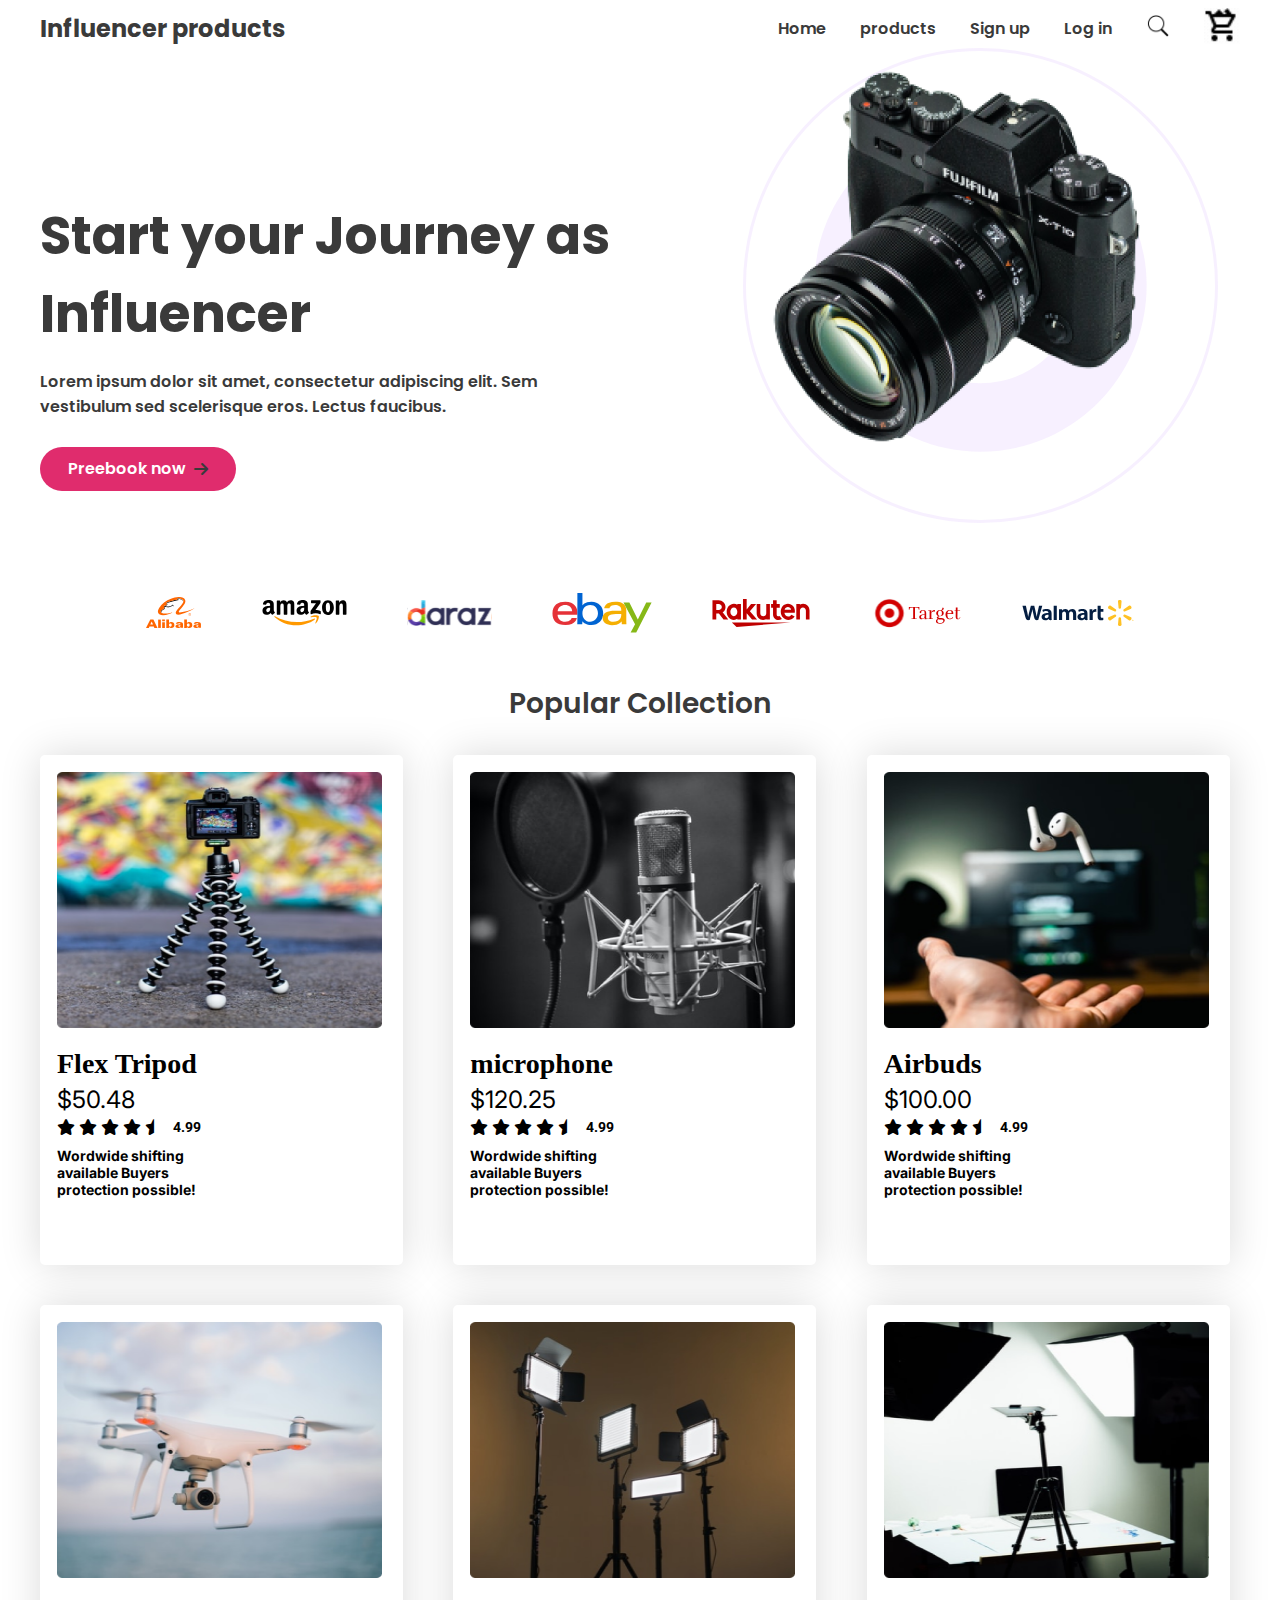
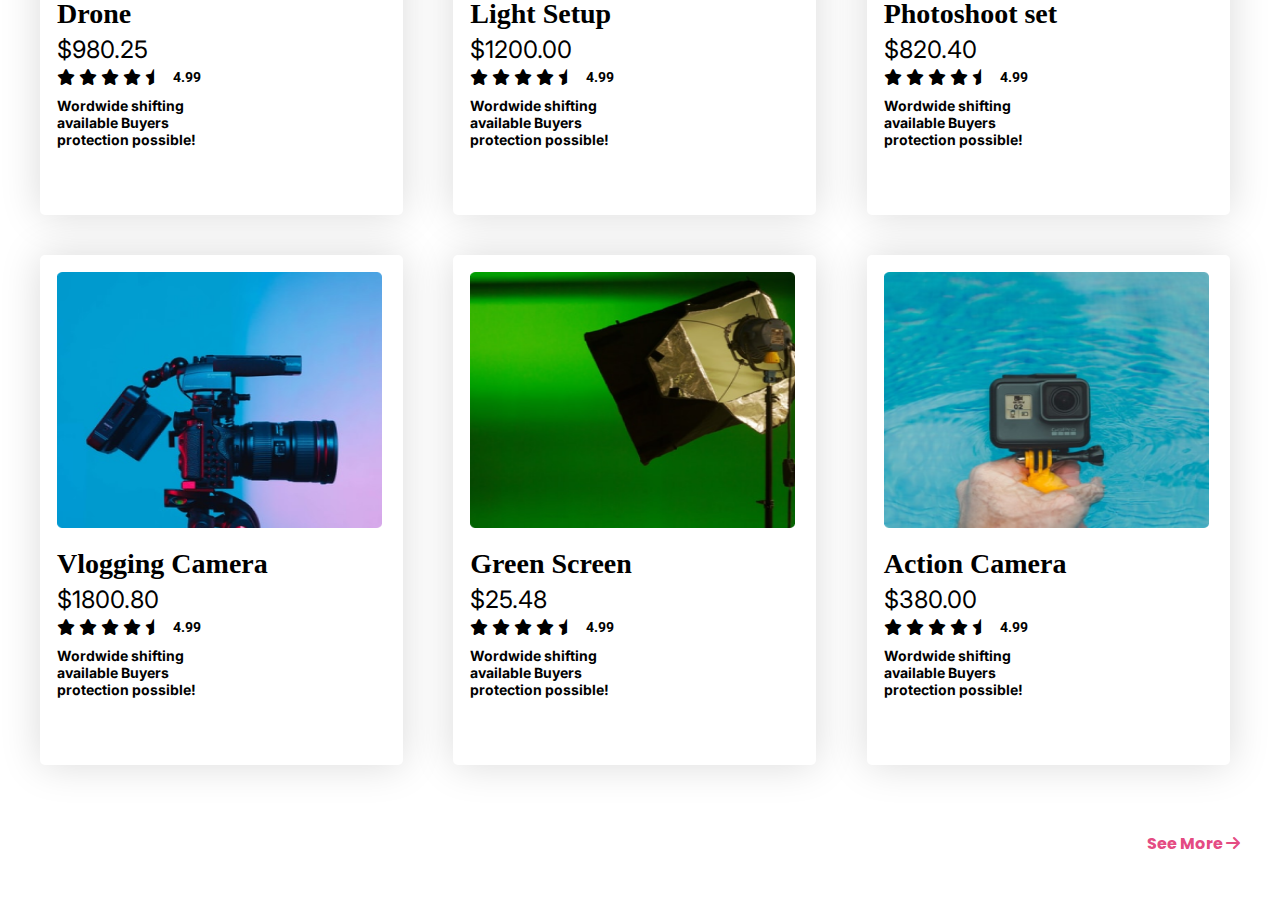
<file: index.html>
<!DOCTYPE html>
<html lang="en">

<head>
    <meta charset="UTF-8">
    <meta name="viewport" content="width=device-width, initial-scale=1.0">
    <title>Document</title>
    <link rel="stylesheet" href="https://cdnjs.cloudflare.com/ajax/libs/font-awesome/6.7.2/css/all.min.css"
        integrity="sha512-Evv84Mr4kqVGRNSgIGL/F/aIDqQb7xQ2vcrdIwxfjThSH8CSR7PBEakCr51Ck+w+/U6swU2Im1vVX0SVk9ABhg=="
        crossorigin="anonymous" referrerpolicy="no-referrer" />
    <link rel="stylesheet" href="styles/index.css">

</head>

<body>
    <header>
        <nav>
            <div class="nav-content">

                <h6 class="content-lift poppins-bold">Influencer products</h6>

                <ul class="nav-right-content">
                    <li class="poppins-semibold">Home</li>
                    <li class="poppins-semibold">products</li>
                    <li class="poppins-semibold">Sign up</li>
                    <li class="poppins-semibold">Log in</li>
                    <li class="search-bar">
                        <img src="download.png" alt=""></ing>
                    </li>
                    <li class="shopping-cart"><img src="On3brTbr5kbp.gif" alt=""></li>



                </ul>


            </div>

            <div class="nav-content-for-small-devieces">
                <i class="fa-solid fa-bars"></i>
                <h6 class="content-lift-for-small-devices poppins-bold">Influencer products</h6>
                <img class="shopping-cart-for-small-device" src="On3brTbr5kbp.gif" alt="">

            </div>

        </nav>

        <sction class="banner">
            <div class="banner-content">
                <h3 class="poppins-bold">Start your Journey as<span class="influence-text-for-small-device">
                        Influencer</span></h3>
                <p class="banner-content-p poppins-semibold">
                    Lorem ipsum dolor sit amet, <span class="influence-text-for-small-device">
                        consectetur adipiscing elit. Sem </span> <br class="hede-br">vestibulum sed scelerisque eros.
                    Lectus
                    faucibus.
                </p>
                <div class="button-for-small-device">
                    <button class="banner-button poppins-semibold">
                        <p>Preebook now</p><i class="fa-solid fa-arrow-right"></i>
                    </button>
                </div>
            </div>
            <div class="banner-image">

                <img src="influencer-gear/images/main-camera.png">
            </div>

        </sction>

    </header>

    <main>
        <section class="company-logos">
            <div class="image-of-logos">
                <img src="influencer-gear/logos/Alibaba.svg" alt="">
                <img src="influencer-gear/logos/Amazon.svg" alt="">
                <img src="influencer-gear/logos/Daraz.pk Logo.svg" alt="">
                <img src="influencer-gear/logos/Ebay.svg" alt="">
                <img src="influencer-gear/logos/Rakuten.svg" alt="">
                <img src="influencer-gear/logos/Target.svg" alt="">
                <img src="influencer-gear/logos/Walmart.svg" alt="">

            </div>
        </section>

        <section class="company-logos-for-small-device">
            <div class="image-of-logos-in-first-row">
                <img src="influencer-gear/logos/Alibaba.svg" alt="">
                <img src="influencer-gear/logos/Amazon.svg" alt="">
                <img src="influencer-gear/logos/Daraz.pk Logo.svg" alt="">
                <img src="influencer-gear/logos/Ebay.svg" alt="">
            </div>
            <div class="image-of-logos-in-second-row">
                <img src="influencer-gear/logos/Rakuten.svg" alt="">
                <img src="influencer-gear/logos/Walmart.svg" alt="">

                <img src="influencer-gear/logos/Target.svg" alt="">
            </div>
        </section>

        <section class="card-container">
            <h3 class="card-top-text poppins-semibold">Popular Collection</h3>
            <div class="card-container-grid">
                <div class="card">
                    <img src="influencer-gear/images/tripod.png">
                    <h3 class="poppins-medium">Flex Tripod</h3>
                    <p class="inter-regular">$50.48</p>
                    <div class="card-icons">
                        <div>
                            <i class="fa-duotone fa-solid fa-star"></i>
                            <i class="fa-duotone fa-solid fa-star"></i>
                            <i class="fa-duotone fa-solid fa-star"></i>
                            <i class="fa-duotone fa-solid fa-star"></i>
                            <i class="fa-duotone fa-solid fa-star-half"></i>
                        </div>
                        <div>
                            <p class="roboto-bold">4.99</p>
                        </div>
                    </div>
                    <div class="card-icon-botton-text">
                        <p class="inter-bold">Wordwide shifting<br> available
                            Buyers<br> protection possible!</p>
                    </div>
                </div>
                <div class="card">
                    <img src="influencer-gear/images/mic.png">
                    <h3 class="poppins-medium">microphone</h3>
                    <p class="inter-regular">$120.25</p>
                    <div class="card-icons">
                        <div>
                            <i class="fa-duotone fa-solid fa-star"></i>
                            <i class="fa-duotone fa-solid fa-star"></i>
                            <i class="fa-duotone fa-solid fa-star"></i>
                            <i class="fa-duotone fa-solid fa-star"></i>
                            <i class="fa-duotone fa-solid fa-star-half"></i>
                        </div>
                        <div>
                            <p class="roboto-bold">4.99</p>
                        </div>
                    </div>
                    <div class="card-icon-botton-text">
                        <p class="inter-bold">Wordwide shifting<br> available
                            Buyers<br> protection possible!</p>
                    </div>
                </div>
                <div class="card">
                    <img src="influencer-gear/images/airpod.png">
                    <h3 class="poppins-medium">Airbuds</h3>
                    <p class="inter-regular">$100.00</p>
                    <div class="card-icons">
                        <div>
                            <i class="fa-duotone fa-solid fa-star"></i>
                            <i class="fa-duotone fa-solid fa-star"></i>
                            <i class="fa-duotone fa-solid fa-star"></i>
                            <i class="fa-duotone fa-solid fa-star"></i>
                            <i class="fa-duotone fa-solid fa-star-half"></i>
                        </div>
                        <div>
                            <p class="roboto-bold">4.99</p>
                        </div>
                    </div>
                    <div class="card-icon-botton-text">
                        <p class="inter-bold">Wordwide shifting<br> available
                            Buyers<br> protection possible!</p>
                    </div>
                </div>
                <div class="card">
                    <img src="influencer-gear/images/drone.png">
                    <h3 class="poppins-medium">Drone</h3>
                    <p class="inter-regular">$980.25</p>
                    <div class="card-icons">
                        <div>
                            <i class="fa-duotone fa-solid fa-star"></i>
                            <i class="fa-duotone fa-solid fa-star"></i>
                            <i class="fa-duotone fa-solid fa-star"></i>
                            <i class="fa-duotone fa-solid fa-star"></i>
                            <i class="fa-duotone fa-solid fa-star-half"></i>
                        </div>
                        <div>
                            <p class="roboto-bold">4.99</p>
                        </div>
                    </div>
                    <div class="card-icon-botton-text">
                        <p class="inter-bold">Wordwide shifting<br> available
                            Buyers<br> protection possible!</p>
                    </div>
                </div>
                <div class="card">
                    <img src="influencer-gear/images/lights.png">
                    <h3 class="poppins-medium">Light Setup</h3>
                    <p class="inter-regular">$1200.00</p>
                    <div class="card-icons">
                        <div>
                            <i class="fa-duotone fa-solid fa-star"></i>
                            <i class="fa-duotone fa-solid fa-star"></i>
                            <i class="fa-duotone fa-solid fa-star"></i>
                            <i class="fa-duotone fa-solid fa-star"></i>
                            <i class="fa-duotone fa-solid fa-star-half"></i>
                        </div>
                        <div>
                            <p class="roboto-bold">4.99</p>
                        </div>
                    </div>
                    <div class="card-icon-botton-text">
                        <p class="inter-bold">Wordwide shifting<br> available
                            Buyers<br> protection possible!</p>
                    </div>
                </div>
                <div class="card">
                    <img src="influencer-gear/images/setup.png">
                    <h3 class="poppins-medium">Photoshoot set</h3>
                    <p class="inter-regular">$820.40</p>
                    <div class="card-icons">
                        <div>
                            <i class="fa-duotone fa-solid fa-star"></i>
                            <i class="fa-duotone fa-solid fa-star"></i>
                            <i class="fa-duotone fa-solid fa-star"></i>
                            <i class="fa-duotone fa-solid fa-star"></i>
                            <i class="fa-duotone fa-solid fa-star-half"></i>
                        </div>
                        <div>
                            <p class="roboto-bold">4.99</p>
                        </div>
                    </div>
                    <div class="card-icon-botton-text">
                        <p class="inter-bold">Wordwide shifting<br> available
                            Buyers<br> protection possible!</p>
                    </div>
                </div>
                <div class="card">
                    <img src="influencer-gear/images/camera.png">
                    <h3 class="poppins-medium">Vlogging Camera</h3>
                    <p class="inter-regular">$1800.80</p>
                    <div class="card-icons">
                        <div>
                            <i class="fa-duotone fa-solid fa-star"></i>
                            <i class="fa-duotone fa-solid fa-star"></i>
                            <i class="fa-duotone fa-solid fa-star"></i>
                            <i class="fa-duotone fa-solid fa-star"></i>
                            <i class="fa-duotone fa-solid fa-star-half"></i>
                        </div>
                        <div>
                            <p class="roboto-bold">4.99</p>
                        </div>
                    </div>
                    <div class="card-icon-botton-text">
                        <p class="inter-bold">Wordwide shifting<br> available
                            Buyers<br> protection possible!</p>
                    </div>
                </div>
                <div class="card">
                    <img src="influencer-gear/images/single-light.png">
                    <h3 class="poppins-medium">Green Screen</h3>
                    <p class="inter-regular">$25.48</p>
                    <div class="card-icons">
                        <div>
                            <i class="fa-duotone fa-solid fa-star"></i>
                            <i class="fa-duotone fa-solid fa-star"></i>
                            <i class="fa-duotone fa-solid fa-star"></i>
                            <i class="fa-duotone fa-solid fa-star"></i>
                            <i class="fa-duotone fa-solid fa-star-half"></i>
                        </div>
                        <div>
                            <p class="roboto-bold">4.99</p>
                        </div>
                    </div>
                    <div class="card-icon-botton-text">
                        <p class="inter-bold">Wordwide shifting<br> available
                            Buyers<br> protection possible!</p>
                    </div>
                </div>
                <div class="card">
                    <img src="influencer-gear/images/action.png">
                    <h3 class="poppins-medium">Action Camera</h3>
                    <p class="inter-regular">$380.00</p>
                    <div class="card-icons">
                        <div>
                            <i class="fa-duotone fa-solid fa-star"></i>
                            <i class="fa-duotone fa-solid fa-star"></i>
                            <i class="fa-duotone fa-solid fa-star"></i>
                            <i class="fa-duotone fa-solid fa-star"></i>
                            <i class="fa-duotone fa-solid fa-star-half"></i>
                        </div>
                        <div>
                            <p class="roboto-bold">4.99</p>
                        </div>
                    </div>
                    <div class="card-icon-botton-text">
                        <p class="inter-bold">Wordwide shifting<br> available
                            Buyers<br> protection possible!</p>
                    </div>
                </div>
            </div>
            <div class="see-all-flex">
            <p class="see-all poppins-bold">See More  <i class="fa-solid fa-arrow-right"></i></p>
            </div>
            



        </section>
    </main>

</body>

</html>
</file>
<file: styles/index.css>
@import url('https://fonts.googleapis.com/css2?family=Poppins:ital,wght@0,100;0,200;0,300;0,400;0,500;0,600;0,700;0,800;0,900;1,100;1,200;1,300;1,400;1,500;1,600;1,700;1,800;1,900&family=Work+Sans:ital,wght@0,100..900;1,100..900&display=swap');


@import url('https://fonts.googleapis.com/css2?family=Inter:ital,opsz,wght@0,14..32,100..900;1,14..32,100..900&family=Poppins:ital,wght@0,100;0,200;0,300;0,400;0,500;0,600;0,700;0,800;0,900;1,100;1,200;1,300;1,400;1,500;1,600;1,700;1,800;1,900&family=Work+Sans:ital,wght@0,100..900;1,100..900&display=swap');


@import url('https://fonts.googleapis.com/css2?family=Inter:ital,opsz,wght@0,14..32,100..900;1,14..32,100..900&family=Poppins:ital,wght@0,100;0,200;0,300;0,400;0,500;0,600;0,700;0,800;0,900;1,100;1,200;1,300;1,400;1,500;1,600;1,700;1,800;1,900&family=Roboto:ital,wght@0,100..900;1,100..900&family=Work+Sans:ital,wght@0,100..900;1,100..900&display=swap');



.roboto-bold {
  font-family: "Roboto", sans-serif;
  font-optical-sizing: auto;
  font-weight:bold;
  font-size:14px;
  font-variation-settings:
    "wdth" 100;
}

.inter-regular {
  font-family: "Inter", sans-serif;
  font-optical-sizing: auto;
  font-weight:400;
  font-size:24px;
}
.inter-bold {
  font-family: "Inter", sans-serif;
  font-optical-sizing: auto;
  font-weight:bold;
  font-size:14px;
}
.poppins-bold {
  font-family: "Poppins", sans-serif;
  font-weight: 700;
  font-style: normal;
  color:rgba(58, 58, 58, 1);
}

.poppins-semibold {
  font-family: "Poppins", sans-serif;
  font-weight: 600;
  font-style: normal;
  color:rgba(58, 58, 58, 1);
  font-size:16px;
}


.content-lift{
    font-size:24px;
}

.nav-right-content{
    list-style:none;
}

.search-bar img{
    width:24px;
    height:24px

}

.shopping-cart-for-small-device ,.shopping-cart img{
    width:36px;
    height:36px;
}

.nav-right-content{
    margin:0;
    display:flex;
    align-items:center;
    gap:34px;
}

.content-lift{
    margin:0;
}

nav{
    max-width:1200px;
   margin:0 auto; 
}

.nav-content{
  
    display:flex;
    justify-content:space-between;
    align-items:center;
}

.banner h3{
    font-size:52px;
    margin-bottom:0;
}

.banner-button-img {
    width:24px;
    height:24px;
    
    
    
}

.banner-button p{
    margin:0;
    color:#FFFFFF;
    
}

.banner-button{
    background-color:#E02C6D;
    width:196px;
    height:44px;
    border-radius:41px;
    display:flex;
    justify-content:center;
    align-items:center;
    gap:8px;
    border:none;

}

  .banner-content{
    width:582px;
    height:282px;
   
  }


  .banner-content-p{
    margin-top:16px;
    margin-bottom:28px;
  }

 .banner-image img{
    width:440px;
    height:414px;
 }

 .banner-image{
    width:475px;
    height:475px;
    background-image:url("../influencer-gear/images/Circle\ design.svg");
    background-repeat:no-repeat;
    
 }

 .banner{
    display:flex;
    gap:7.56rem;
    align-items:center; 
    width:1200px;
    margin:0 auto;
    
 }

 .content-lift-for-small-devices{
    margin:0;
    font-size:1rem;
 }

 .nav-content-for-small-devieces{
    display:flex;
    align-items:center;
    justify-content:center;
    justify-content: space-between;
 }

 @media screen and (max-width:576px) {
    .nav-content{
        display:none;
    }
    .hede-br{
        display:none;
    }
    .influence-text-for-small-device{
        display:block;
    }

    .banner-content h3{
        font-size:28px;
    }
    
    .banner{
      flex-direction:column-reverse; 
       width:100%;
       gap:20px;
       
    }
    .banner-image{
       width:300px;
       height:300px;
       background-size:cover;
       display:flex;
       justify-content:center;
       align-items:center;
      
    }

    .banner-image img{
       width:202px;
       height:190px;
     
    }
    .banner-content{
        text-align:center;
        width:100%;
    }
    .button-for-small-device{
        display:flex;
        justify-content: center;
    }

    .banner-image{
        margin-top:30px;
      
    }

}

@media screen and (min-width:992px) {
    .nav-content-for-small-devieces{
        display:none;
    }
}


@media screen and (min-width:567px) and (max-width:992px) {
    .nav-content-for-small-devieces{
        display:none;
    }
}

.image-of-logos{
    display:flex;
    gap:60px;
    justify-content: center;
}

.company-logos{
    margin-top:70px;
}

@media screen and (min-width:992px) {
    .company-logos-for-small-device{
        display:none;
    }
}

@media screen and (max-width:576px)

{

    .company-logos{
        display:none;
    }
    .image-of-logos-in-first-row img{
        width:50px;
        height:16px
    }
    .image-of-logos-in-second-row img{
        width:50px;
        height:16px
    }

    .image-of-logos-in-first-row{
        display:flex;
        justify-content: center;
        gap:31px;
        align-items: center;
    }
    .image-of-logos-in-second-row{

        display:flex;
        justify-content: center;
         gap:31px;
         align-items: center;
         margin-top:20px;

    }
   
    }

    .company-logos-for-small-device{
        
        width:275px;
        height:62px;
        margin-top:100px;
        margin-left:50px;
        
    }
    
}
.poppins-medium {
  font-family: "Poppins", sans-serif;
  font-weight: 500;
  font-style: normal;
}
.card h3{
    margin:0;
    font-size:28px;
    margin-top:16px;
    margin-bottom:5px;
}
.card p{
    margin:0;
}
.card-icons{

    display:flex;
    gap:10px;
    margin-top:5px;
}

.card-icon-botton-text{
    margin-top:10px;
}

.card-top-text{
    font-size:28px;
    text-align: center;
    margin-top:50px;
    margin-bottom:30px;
    
}

.card{
    width:329px;
    height:476px;
    padding:17px;
    border-radius:5px;
    box-shadow:0 0 40px 0 rgba(0, 0, 0, 0.15);
}
.card img{
    width:325px;
    height:256px;
}

.card-container{
    width:1200px;
    margin:50px auto;
}

.card-container-grid{
    display:grid;
    grid-template-columns:repeat(3, 1fr);
    justify-content: center;
    gap:40px;
    
}

.see-all{
    font-size:16px;
    color:rgba(224, 44, 109, 0.87);
}

.see-all-flex{
    display:flex;
    justify-content: flex-end;
    margin-top:50px;
}

@media screen and (max-width:576px){
   
     .card-container{
        width:100%;
        
     }

    .card-container-grid{
    
    grid-template-columns:repeat(1,auto);
    justify-content:center;
   
}

.see-all-flex{
    margin-right:60px;
}

}

.Featured-h1{
    color:#0A0826;
    font-size:38px;
}

.Featured-p, .join-now{
    font-size:16px;
}

.join-now{
    width:155px;
    height:44px;
    background-color:#E02C6D;
    color: #FFFFFF;
}

.Featured-prducts-content{
    display: flex;
    align-items: center;
    
    justify-content:space-between;
}
.Featured-Products{
   width:1200px;
   margin:100px auto;
}

@media screen and (max-width:576px){

    .Featured-h1-for-small-device{
        display:block;
    }
    .Featured-p-br2{
        display:none;
    }
    .Featured-p-br1{
        display:none;
    }
    .Featured-p-for-small-device-part1{
        display:block;
    }
    .Featured-p-for-small-device-part2{
        display:block;
    }
    .Featured-p-for-small-device-part3{
        display:block;
    }
    .Featured-p-for-small-device-part4{
        display:block;
    }
    .Featured-prducts-content{
        flex-direction: column-reverse;
        gap:30px;
        justify-content:center;
        align-items: center;
    }
    .Featured-Products{
        margin-top:20px;
        width:100%;
        
    }
    .Featured-h1{
        font-size:24px;
    }
    .card-container{
        margin-bottom:30px;
    }

    .Featured-img{
        width:350px;
    }
    .Featured-products-text{
        text-align: center;
    }

}
</file>
